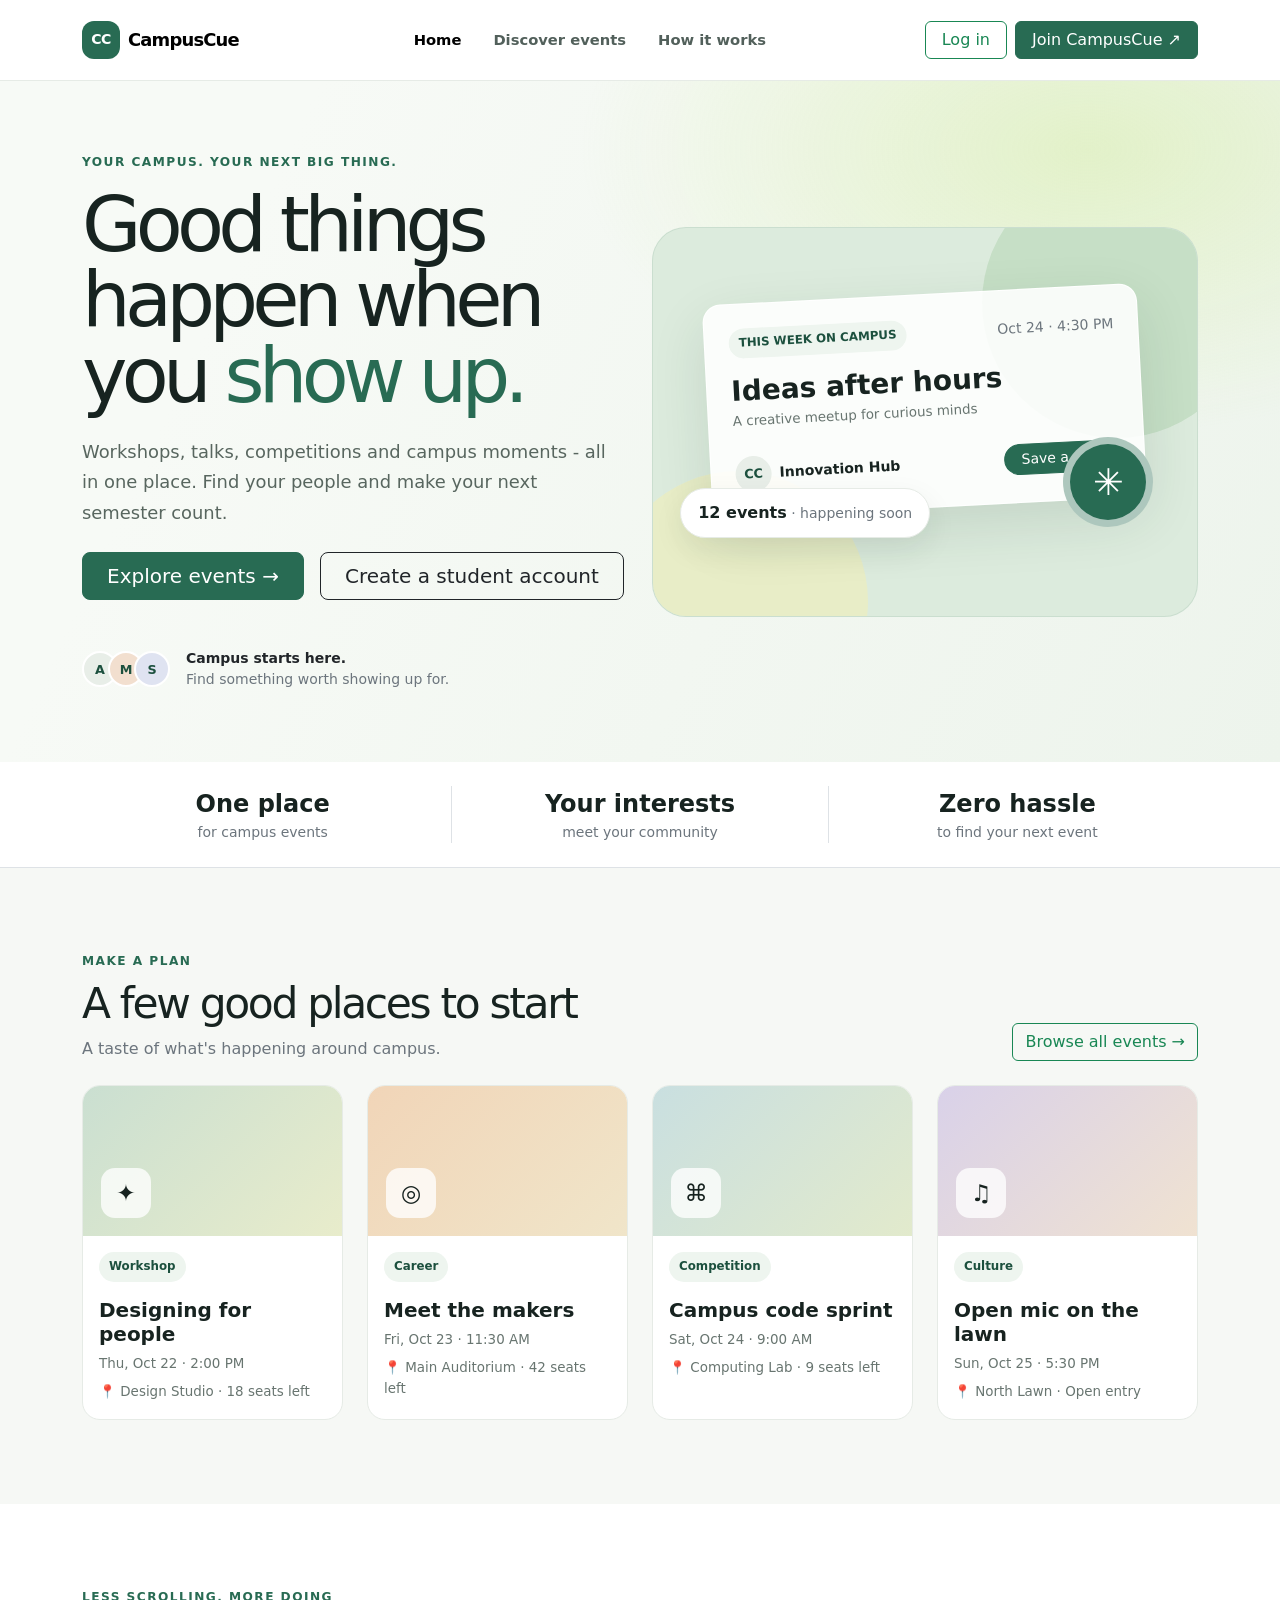
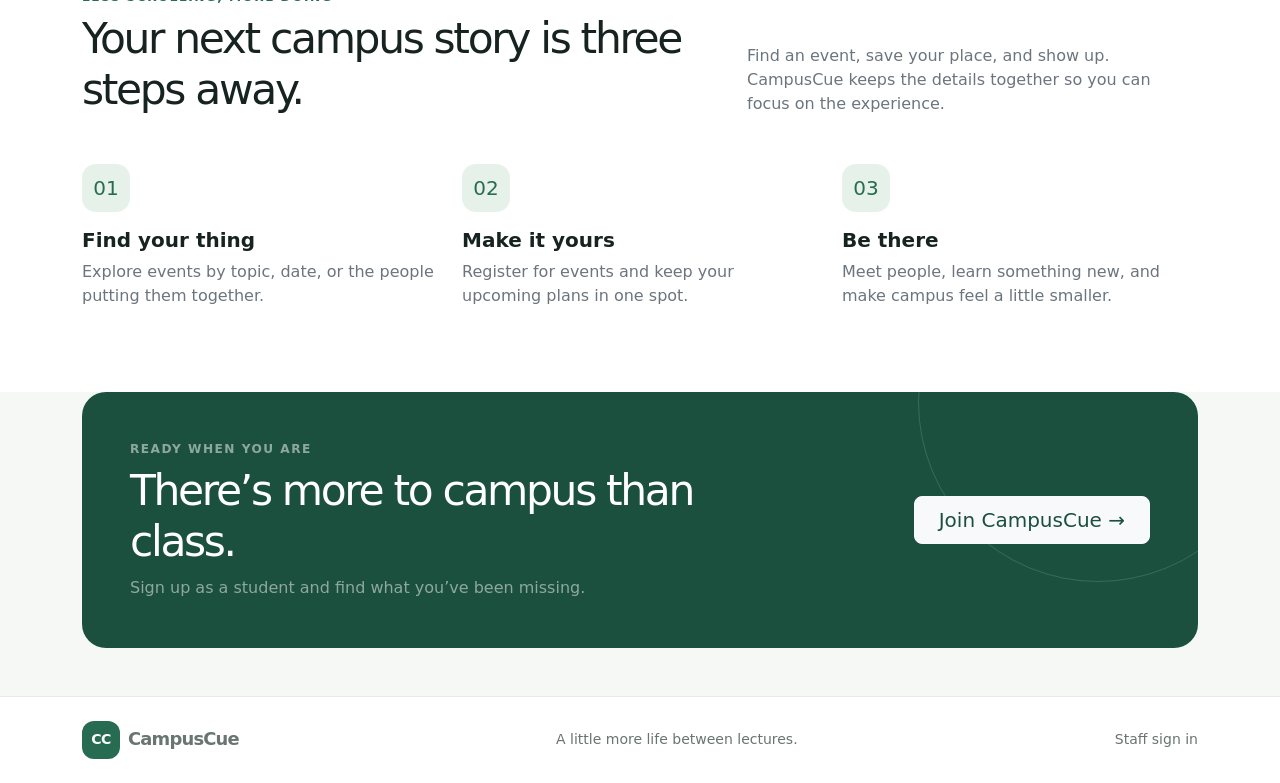
<file: wwwroot/static/index.html>
<!doctype html>
<html lang="en">
<head>
    <meta charset="utf-8" />
    <meta name="viewport" content="width=device-width, initial-scale=1" />
    <meta name="description" content="Find and join the moments that make campus life memorable." />
    <title>CampusCue | Campus life, in the know</title>
    <link href="../lib/bootstrap/dist/css/bootstrap.min.css" rel="stylesheet" />
    <link href="assets/campuscue.css" rel="stylesheet" />
</head>
<body>
    <nav class="navbar navbar-expand-lg site-nav sticky-top">
        <div class="container py-2">
            <a class="navbar-brand d-flex align-items-center gap-2" href="index.html"><span class="brand-mark">CC</span><span class="brand-name">CampusCue</span></a>
            <button class="navbar-toggler"
                    type="button"
                    data-bs-toggle="collapse"
                    data-bs-target="#publicNav"
                    aria-controls="publicNav"
                    aria-expanded="false"
                    aria-label="Toggle navigation">
                <span class="navbar-toggler-icon"></span>
            </button>
            <div class="collapse navbar-collapse" id="publicNav">
                <div class="navbar-nav mx-auto gap-lg-3">
                    <a class="nav-link active" href="index.html">Home</a><a class="nav-link" href="#events">Discover events</a><a class="nav-link" href="#how-it-works">How it works</a>
                </div>
                <div class="d-flex gap-2 mt-3 mt-lg-0">
                    <a class="btn btn-outline-success px-3" href="login.html">Log in</a><a class="btn btn-brand px-3" href="signup.html">Join CampusCue <span aria-hidden="true">↗</span></a>
                </div>
            </div>
        </div>
    </nav>
    <main>
        <section class="hero py-5 py-lg-0">
            <div class="container">
                <div class="row align-items-center g-4 py-lg-5" style="min-height: 610px">
                    <div class="col-lg-6 py-4">
                        <div class="eyebrow mb-3">Your campus. Your next big thing.</div>
                        <h1>Good things happen when you <span style="color: var(--green)">show up.</span></h1>
                        <p class="lead mt-4">
                            Workshops, talks, competitions and campus moments - all in one place. Find your people
                            and make your next semester count.
                        </p>
                        <div class="d-flex flex-wrap gap-3 mt-4">
                            <a class="btn btn-brand btn-lg px-4" href="#events">Explore events <span aria-hidden="true">→</span></a><a class="btn btn-outline-dark btn-lg px-4" href="signup.html">Create a student account</a>
                        </div>
                        <div class="d-flex align-items-center gap-3 mt-5">
                            <div class="d-flex">
                                <span class="avatar border border-2 border-white">A</span><span class="avatar border border-2 border-white"
                                                                                                style="margin-left: -10px; background: #f2dfcf">M</span><span class="avatar border border-2 border-white"
                                                                                                                                                              style="margin-left: -10px; background: #dfe3f1">S</span>
                            </div>
                            <div class="small text-secondary">
                                <strong class="text-dark">Campus starts here.</strong><br />Find something worth
                                showing up for.
                            </div>
                        </div>
                    </div>
                    <div class="col-lg-6">
                        <div class="hero-art">
                            <div class="art-note art-main p-4">
                                <div class="d-flex justify-content-between align-items-center">
                                    <span class="category-chip">THIS WEEK ON CAMPUS</span><span class="text-secondary small">Oct 24 · 4:30 PM</span>
                                </div>
                                <h3 class="mt-3 mb-1 fw-bold">Ideas after hours</h3>
                                <div class="event-meta">A creative meetup for curious minds</div>
                                <div class="d-flex justify-content-between align-items-center mt-4">
                                    <div class="d-flex align-items-center gap-2">
                                        <span class="avatar">CC</span><span class="small fw-semibold">Innovation Hub</span>
                                    </div>
                                    <span class="btn btn-sm btn-brand rounded-pill px-3">Save a seat</span>
                                </div>
                            </div>
                            <span class="event-orb" aria-hidden="true">✳</span>
                            <div class="stat-pill">
                                <span class="fw-bold">12 events</span><span class="text-secondary small"> · happening soon</span>
                            </div>
                        </div>
                    </div>
                </div>
            </div>
        </section>
        <section class="py-4 bg-white border-bottom">
            <div class="container">
                <div class="row g-3 text-center">
                    <div class="col-4">
                        <div class="fw-bold fs-4">One place</div>
                        <div class="small text-secondary">for campus events</div>
                    </div>
                    <div class="col-4 border-start border-end">
                        <div class="fw-bold fs-4">Your interests</div>
                        <div class="small text-secondary">meet your community</div>
                    </div>
                    <div class="col-4">
                        <div class="fw-bold fs-4">Zero hassle</div>
                        <div class="small text-secondary">to find your next event</div>
                    </div>
                </div>
            </div>
        </section>
        <section class="section-pad" id="events">
            <div class="container">
                <div class="d-flex flex-wrap justify-content-between align-items-end gap-3 mb-4">
                    <div>
                        <div class="eyebrow mb-2">Make a plan</div>
                        <h2 class="section-title mb-2">A few good places to start</h2>
                        <p class="text-secondary mb-0">A taste of what's happening around campus.</p>
                    </div>
                    <a href="login.html" class="btn btn-outline-success">Browse all events <span aria-hidden="true">→</span></a>
                </div>
                <div class="row g-4">
                    <div class="col-md-6 col-lg-3">
                        <article class="event-card">
                            <div class="event-cover"><span class="cover-icon">✦</span></div>
                            <div class="p-3">
                                <span class="category-chip">Workshop</span>
                                <h5 class="fw-bold mt-3 mb-2">Designing for people</h5>
                                <div class="event-meta mb-2">Thu, Oct 22 · 2:00 PM</div>
                                <div class="event-meta">📍 Design Studio · 18 seats left</div>
                            </div>
                        </article>
                    </div>
                    <div class="col-md-6 col-lg-3">
                        <article class="event-card">
                            <div class="event-cover orange"><span class="cover-icon">◎</span></div>
                            <div class="p-3">
                                <span class="category-chip">Career</span>
                                <h5 class="fw-bold mt-3 mb-2">Meet the makers</h5>
                                <div class="event-meta mb-2">Fri, Oct 23 · 11:30 AM</div>
                                <div class="event-meta">📍 Main Auditorium · 42 seats left</div>
                            </div>
                        </article>
                    </div>
                    <div class="col-md-6 col-lg-3">
                        <article class="event-card">
                            <div class="event-cover blue"><span class="cover-icon">⌘</span></div>
                            <div class="p-3">
                                <span class="category-chip">Competition</span>
                                <h5 class="fw-bold mt-3 mb-2">Campus code sprint</h5>
                                <div class="event-meta mb-2">Sat, Oct 24 · 9:00 AM</div>
                                <div class="event-meta">📍 Computing Lab · 9 seats left</div>
                            </div>
                        </article>
                    </div>
                    <div class="col-md-6 col-lg-3">
                        <article class="event-card">
                            <div class="event-cover purple"><span class="cover-icon">♫</span></div>
                            <div class="p-3">
                                <span class="category-chip">Culture</span>
                                <h5 class="fw-bold mt-3 mb-2">Open mic on the lawn</h5>
                                <div class="event-meta mb-2">Sun, Oct 25 · 5:30 PM</div>
                                <div class="event-meta">📍 North Lawn · Open entry</div>
                            </div>
                        </article>
                    </div>
                </div>
            </div>
        </section>
        <section class="section-pad bg-white" id="how-it-works">
            <div class="container">
                <div class="row align-items-end mb-5">
                    <div class="col-lg-7">
                        <div class="eyebrow mb-2">Less scrolling, more doing</div>
                        <h2 class="section-title mb-0">Your next campus story is three steps away.</h2>
                    </div>
                    <div class="col-lg-5 mt-3 mt-lg-0 text-secondary">
                        Find an event, save your place, and show up. CampusCue keeps the details together so you can
                        focus on the experience.
                    </div>
                </div>
                <div class="row g-4">
                    <div class="col-md-4">
                        <div class="feature-icon mb-3">01</div>
                        <h5 class="fw-bold">Find your thing</h5>
                        <p class="text-secondary mb-0">
                            Explore events by topic, date, or the people putting them together.
                        </p>
                    </div>
                    <div class="col-md-4">
                        <div class="feature-icon mb-3">02</div>
                        <h5 class="fw-bold">Make it yours</h5>
                        <p class="text-secondary mb-0">
                            Register for events and keep your upcoming plans in one spot.
                        </p>
                    </div>
                    <div class="col-md-4">
                        <div class="feature-icon mb-3">03</div>
                        <h5 class="fw-bold">Be there</h5>
                        <p class="text-secondary mb-0">
                            Meet people, learn something new, and make campus feel a little smaller.
                        </p>
                    </div>
                </div>
            </div>
        </section>
        <section class="pb-5">
            <div class="container">
                <div class="cta-band p-4 p-md-5">
                    <div class="row align-items-center position-relative" style="z-index: 1">
                        <div class="col-lg-8">
                            <div class="eyebrow text-white-50 mb-2">Ready when you are</div>
                            <h2 class="section-title text-white mb-2">There’s more to campus than class.</h2>
                            <p class="text-white-50 mb-lg-0">
                                Sign up as a student and find what you’ve been missing.
                            </p>
                        </div>
                        <div class="col-lg-4 text-lg-end mt-4 mt-lg-0">
                            <a href="signup.html" class="btn btn-light btn-lg px-4" style="color: var(--green-dark)">Join CampusCue <span aria-hidden="true">→</span></a>
                        </div>
                    </div>
                </div>
            </div>
        </section>
    </main>
    <footer class="footer py-4 bg-white">
        <div class="container d-flex flex-wrap justify-content-between gap-3">
            <a class="d-flex align-items-center gap-2 text-decoration-none" href="index.html"><span class="brand-mark">CC</span><span class="brand-name">CampusCue</span></a><span class="small align-self-center">A little more life between lectures.</span><a class="small align-self-center text-decoration-none" href="login.html">Staff sign in</a>
        </div>
    </footer>
    <script src="../lib/bootstrap/dist/js/bootstrap.bundle.min.js"></script>
</body>
</html>
</file>
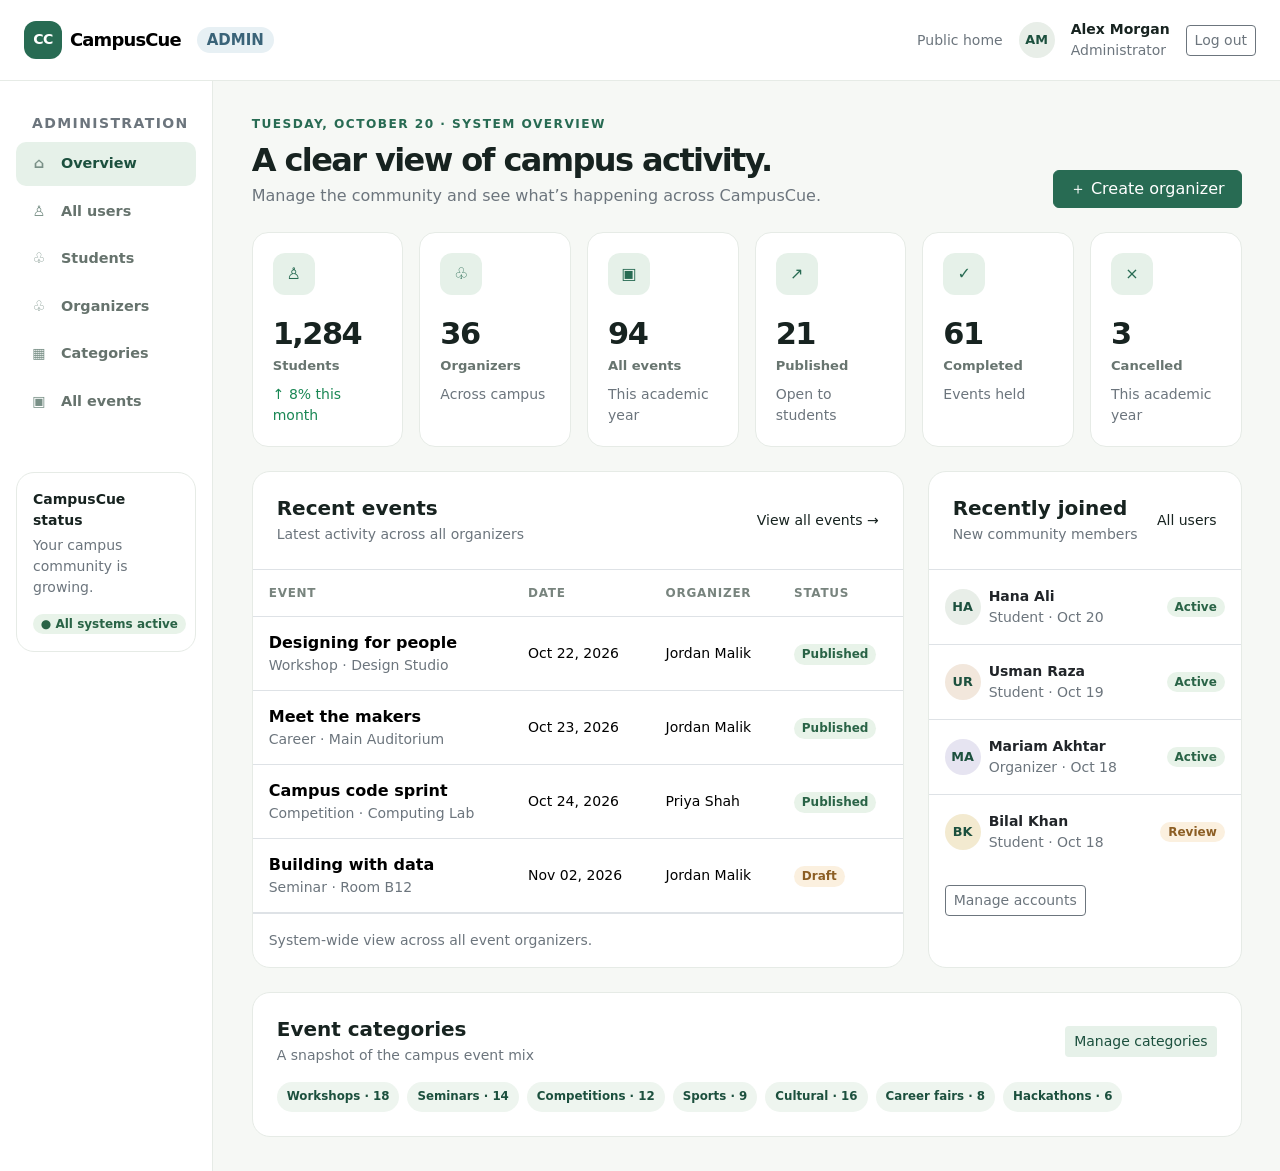
<file: wwwroot/static/admin.html>
<!doctype html>
<html lang="en">
<head>
    <meta charset="utf-8" />
    <meta name="viewport" content="width=device-width, initial-scale=1" />
    <title>Admin home | CampusCue</title>
    <link href="../lib/bootstrap/dist/css/bootstrap.min.css" rel="stylesheet" />
    <link href="assets/campuscue.css" rel="stylesheet" />
</head>
<body>
    <nav class="navbar site-nav sticky-top">
        <div class="container-fluid px-lg-4 py-2">
            <a class="navbar-brand d-flex align-items-center gap-2" href="index.html">
                <span class="brand-mark">CC</span><span class="brand-name">CampusCue</span><span class="badge rounded-pill badge-soft-blue ms-2 d-none d-sm-inline">ADMIN</span>
            </a>
            <div class="d-flex align-items-center gap-3">
                <a href="index.html" class="small text-decoration-none text-secondary d-none d-sm-inline">Public home</a><span class="avatar">AM</span>
                <div class="small d-none d-md-block">
                    <div class="fw-semibold">Alex Morgan</div>
                    <div class="text-secondary">Administrator</div>
                </div>
                <a href="login.html" class="btn btn-sm btn-outline-secondary">Log out</a>
            </div>
        </div>
    </nav>
    <div class="d-lg-none bg-white border-bottom px-3 py-2">
        <div class="d-flex gap-2 overflow-auto">
            <a class="btn btn-sm btn-soft text-nowrap" href="#overview">Overview</a><a class="btn btn-sm btn-outline-secondary text-nowrap" href="#users">Users</a><a class="btn btn-sm btn-outline-secondary text-nowrap" href="#categories">Categories</a><a class="btn btn-sm btn-outline-secondary text-nowrap" href="#events">All events</a>
        </div>
    </div>
    <div class="container-fluid app-shell">
        <div class="row">
            <aside class="col-lg-2 app-sidebar p-3 d-none d-lg-block">
                <div class="small text-secondary text-uppercase fw-bold px-3 mt-3 mb-2"
                     style="letter-spacing: 0.1em">
                    Administration
                </div>
                <nav class="d-grid gap-1">
                    <a class="side-link active" href="#overview"><span class="side-icon">⌂</span>Overview</a><a class="side-link" href="#users"><span class="side-icon">♙</span>All users</a><a class="side-link" href="#users"><span class="side-icon">♧</span>Students</a><a class="side-link" href="#users"><span class="side-icon">♧</span>Organizers</a><a class="side-link" href="#categories"><span class="side-icon">▦</span>Categories</a><a class="side-link" href="#events"><span class="side-icon">▣</span>All events</a>
                </nav>
                <div class="surface p-3 mt-5">
                    <div class="fw-bold small">CampusCue status</div>
                    <div class="small text-secondary mt-1">Your campus community is growing.</div>
                    <span class="badge rounded-pill badge-soft-green mt-3">● All systems active</span>
                </div>
            </aside>
            <main class="col-lg-10 dashboard-content" id="overview">
                <div class="d-flex flex-wrap justify-content-between align-items-end gap-3 mb-4">
                    <div>
                        <div class="eyebrow mb-2">Tuesday, October 20 · System overview</div>
                        <h1 class="h2 fw-bold mb-1" style="letter-spacing: -0.05em">
                            A clear view of campus activity.
                        </h1>
                        <p class="text-secondary mb-0">
                            Manage the community and see what’s happening across CampusCue.
                        </p>
                    </div>
                    <a href="#users" class="btn btn-brand px-3">＋ Create organizer</a>
                </div>
                <div class="row g-3 mb-4">
                    <div class="col-6 col-xl-2">
                        <div class="metric-card">
                            <span class="metric-icon">♙</span>
                            <div class="metric-value mt-3">1,284</div>
                            <div class="metric-label">Students</div>
                            <div class="small text-success mt-2">↑ 8% this month</div>
                        </div>
                    </div>
                    <div class="col-6 col-xl-2">
                        <div class="metric-card">
                            <span class="metric-icon">♧</span>
                            <div class="metric-value mt-3">36</div>
                            <div class="metric-label">Organizers</div>
                            <div class="small text-secondary mt-2">Across campus</div>
                        </div>
                    </div>
                    <div class="col-6 col-xl-2">
                        <div class="metric-card">
                            <span class="metric-icon">▣</span>
                            <div class="metric-value mt-3">94</div>
                            <div class="metric-label">All events</div>
                            <div class="small text-secondary mt-2">This academic year</div>
                        </div>
                    </div>
                    <div class="col-6 col-xl-2">
                        <div class="metric-card">
                            <span class="metric-icon">↗</span>
                            <div class="metric-value mt-3">21</div>
                            <div class="metric-label">Published</div>
                            <div class="small text-secondary mt-2">Open to students</div>
                        </div>
                    </div>
                    <div class="col-6 col-xl-2">
                        <div class="metric-card">
                            <span class="metric-icon">✓</span>
                            <div class="metric-value mt-3">61</div>
                            <div class="metric-label">Completed</div>
                            <div class="small text-secondary mt-2">Events held</div>
                        </div>
                    </div>
                    <div class="col-6 col-xl-2">
                        <div class="metric-card">
                            <span class="metric-icon">×</span>
                            <div class="metric-value mt-3">3</div>
                            <div class="metric-label">Cancelled</div>
                            <div class="small text-secondary mt-2">This academic year</div>
                        </div>
                    </div>
                </div>
                <div class="row g-4">
                    <section class="col-xl-8" id="events">
                        <div class="surface">
                            <div class="p-3 p-md-4 border-bottom d-flex flex-wrap justify-content-between align-items-center gap-2">
                                <div>
                                    <h2 class="h5 fw-bold mb-1">Recent events</h2>
                                    <div class="small text-secondary">Latest activity across all organizers</div>
                                </div>
                                <a href="#events" class="small text-decoration-none">View all events →</a>
                            </div>
                            <div class="table-responsive">
                                <table class="table align-middle mb-0">
                                    <thead>
                                        <tr>
                                            <th>Event</th>
                                            <th>Date</th>
                                            <th>Organizer</th>
                                            <th>Status</th>
                                        </tr>
                                    </thead>
                                    <tbody>
                                        <tr>
                                            <td>
                                                <div class="fw-semibold">Designing for people</div>
                                                <div class="small text-secondary">Workshop · Design Studio</div>
                                            </td>
                                            <td class="small">Oct 22, 2026</td>
                                            <td class="small">Jordan Malik</td>
                                            <td>
                                                <span class="badge rounded-pill badge-soft-green">Published</span>
                                            </td>
                                        </tr>
                                        <tr>
                                            <td>
                                                <div class="fw-semibold">Meet the makers</div>
                                                <div class="small text-secondary">Career · Main Auditorium</div>
                                            </td>
                                            <td class="small">Oct 23, 2026</td>
                                            <td class="small">Jordan Malik</td>
                                            <td>
                                                <span class="badge rounded-pill badge-soft-green">Published</span>
                                            </td>
                                        </tr>
                                        <tr>
                                            <td>
                                                <div class="fw-semibold">Campus code sprint</div>
                                                <div class="small text-secondary">Competition · Computing Lab</div>
                                            </td>
                                            <td class="small">Oct 24, 2026</td>
                                            <td class="small">Priya Shah</td>
                                            <td>
                                                <span class="badge rounded-pill badge-soft-green">Published</span>
                                            </td>
                                        </tr>
                                        <tr>
                                            <td>
                                                <div class="fw-semibold">Building with data</div>
                                                <div class="small text-secondary">Seminar · Room B12</div>
                                            </td>
                                            <td class="small">Nov 02, 2026</td>
                                            <td class="small">Jordan Malik</td>
                                            <td><span class="badge rounded-pill badge-soft-orange">Draft</span></td>
                                        </tr>
                                    </tbody>
                                </table>
                            </div>
                            <div class="p-3 border-top small text-secondary">
                                System-wide view across all event organizers.
                            </div>
                        </div>
                    </section>
                    <section class="col-xl-4" id="users">
                        <div class="surface h-100">
                            <div class="p-3 p-md-4 border-bottom d-flex justify-content-between align-items-center">
                                <div>
                                    <h2 class="h5 fw-bold mb-1">Recently joined</h2>
                                    <div class="small text-secondary">New community members</div>
                                </div>
                                <a href="#users" class="small text-decoration-none">All users</a>
                            </div>
                            <div class="list-group list-group-flush">
                                <div class="list-group-item px-3 py-3">
                                    <div class="d-flex align-items-center gap-2">
                                        <span class="avatar">HA</span>
                                        <div class="flex-grow-1">
                                            <div class="small fw-semibold">Hana Ali</div>
                                            <div class="small text-secondary">Student · Oct 20</div>
                                        </div>
                                        <span class="badge rounded-pill badge-soft-green">Active</span>
                                    </div>
                                </div>
                                <div class="list-group-item px-3 py-3">
                                    <div class="d-flex align-items-center gap-2">
                                        <span class="avatar" style="background: #f2e7dc">UR</span>
                                        <div class="flex-grow-1">
                                            <div class="small fw-semibold">Usman Raza</div>
                                            <div class="small text-secondary">Student · Oct 19</div>
                                        </div>
                                        <span class="badge rounded-pill badge-soft-green">Active</span>
                                    </div>
                                </div>
                                <div class="list-group-item px-3 py-3">
                                    <div class="d-flex align-items-center gap-2">
                                        <span class="avatar" style="background: #e6e4f1">MA</span>
                                        <div class="flex-grow-1">
                                            <div class="small fw-semibold">Mariam Akhtar</div>
                                            <div class="small text-secondary">Organizer · Oct 18</div>
                                        </div>
                                        <span class="badge rounded-pill badge-soft-green">Active</span>
                                    </div>
                                </div>
                                <div class="list-group-item px-3 py-3">
                                    <div class="d-flex align-items-center gap-2">
                                        <span class="avatar" style="background: #f3ead0">BK</span>
                                        <div class="flex-grow-1">
                                            <div class="small fw-semibold">Bilal Khan</div>
                                            <div class="small text-secondary">Student · Oct 18</div>
                                        </div>
                                        <span class="badge rounded-pill badge-soft-orange">Review</span>
                                    </div>
                                </div>
                            </div>
                            <div class="p-3">
                                <a href="#users" class="btn btn-sm btn-outline-secondary">Manage accounts</a>
                            </div>
                        </div>
                    </section>
                </div>
                <section class="surface p-3 p-md-4 mt-4" id="categories">
                    <div class="d-flex flex-wrap justify-content-between align-items-center gap-2">
                        <div>
                            <h2 class="h5 fw-bold mb-1">Event categories</h2>
                            <div class="small text-secondary">A snapshot of the campus event mix</div>
                        </div>
                        <a href="#categories" class="btn btn-sm btn-soft">Manage categories</a>
                    </div>
                    <div class="d-flex flex-wrap gap-2 mt-3">
                        <span class="category-chip">Workshops · 18</span><span class="category-chip">Seminars · 14</span><span class="category-chip">Competitions · 12</span><span class="category-chip">Sports · 9</span><span class="category-chip">Cultural · 16</span><span class="category-chip">Career fairs · 8</span><span class="category-chip">Hackathons · 6</span>
                    </div>
                </section>
            </main>
        </div>
    </div>
    <script src="assets/demo.js"></script>
</body>
</html>
</file>
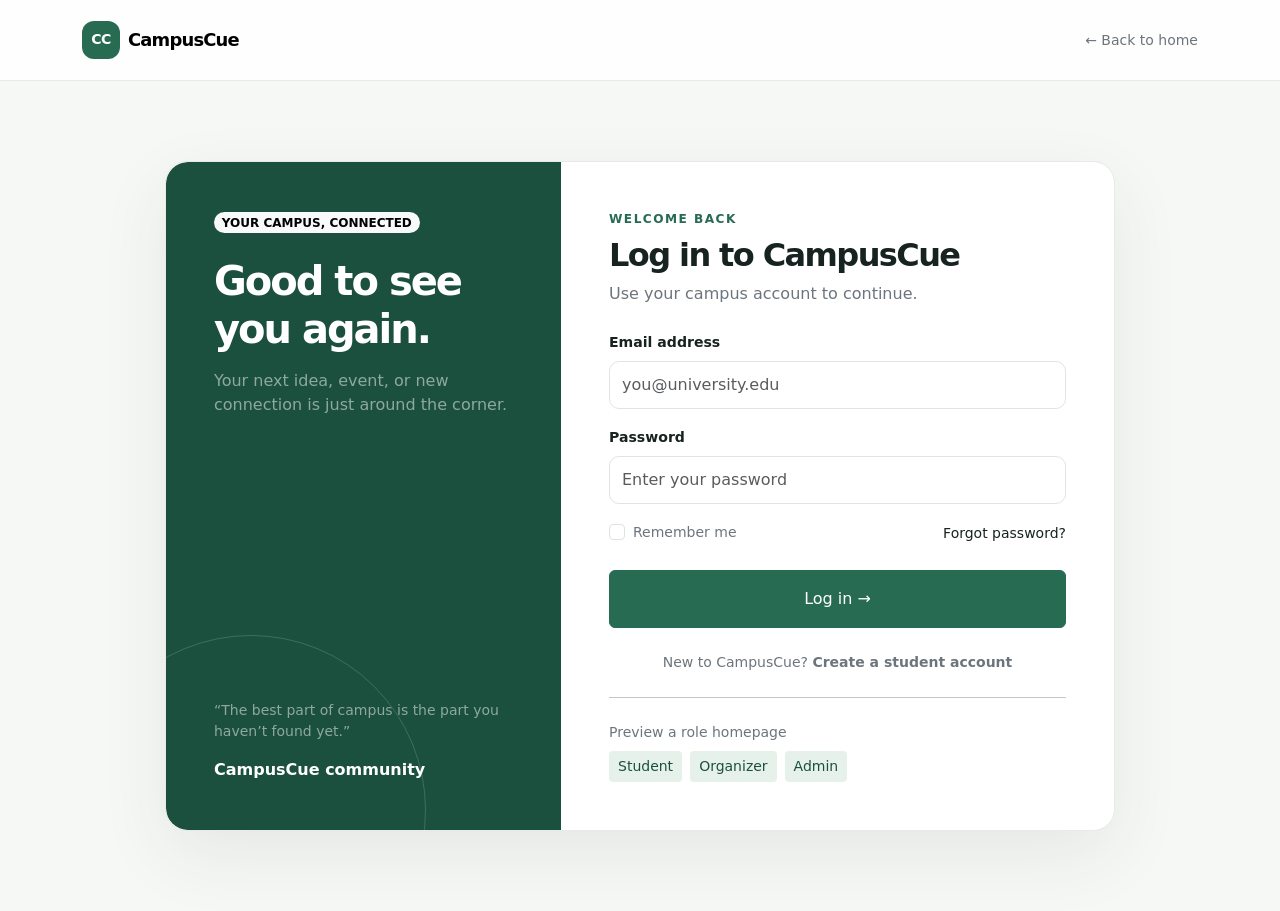
<file: wwwroot/static/login.html>
<!doctype html>
<html lang="en">
<head>
    <meta charset="utf-8" />
    <meta name="viewport" content="width=device-width, initial-scale=1" />
    <title>Log in | CampusCue</title>
    <link href="../lib/bootstrap/dist/css/bootstrap.min.css" rel="stylesheet" />
    <link href="assets/campuscue.css" rel="stylesheet" />
</head>
<body>
    <nav class="navbar site-nav">
        <div class="container py-2">
            <a class="navbar-brand d-flex align-items-center gap-2" href="index.html"><span class="brand-mark">CC</span><span class="brand-name">CampusCue</span></a><a class="small text-decoration-none text-secondary" href="index.html">← Back to home</a>
        </div>
    </nav>
    <main class="auth-shell d-flex align-items-center py-5">
        <div class="container">
            <div class="auth-panel overflow-hidden mx-auto" style="max-width: 950px">
                <div class="row g-0">
                    <aside class="col-lg-5 auth-aside p-4 p-md-5 d-flex flex-column justify-content-between">
                        <div class="position-relative" style="z-index: 1">
                            <span class="badge rounded-pill text-bg-light mb-4">YOUR CAMPUS, CONNECTED</span>
                            <h1 class="display-6 fw-bold" style="letter-spacing: -0.05em">
                                Good to see you again.
                            </h1>
                            <p class="text-white-50 mt-3">
                                Your next idea, event, or new connection is just around the corner.
                            </p>
                        </div>
                        <div class="position-relative mt-5" style="z-index: 1">
                            <div class="small text-white-50">
                                “The best part of campus is the part you haven’t found yet.”
                            </div>
                            <div class="mt-3 fw-semibold">CampusCue community</div>
                        </div>
                    </aside>
                    <section class="col-lg-7 p-4 p-md-5">
                        <div class="eyebrow mb-2">Welcome back</div>
                        <h2 class="h2 fw-bold mb-2" style="letter-spacing: -0.05em">Log in to CampusCue</h2>
                        <p class="text-secondary mb-4">Use your campus account to continue.</p>
                        <form data-demo-form>
                            <div class="mb-3">
                                <label for="email" class="form-label">Email address</label><input id="email"
                                                                                                  type="email"
                                                                                                  class="form-control"
                                                                                                  placeholder="you@university.edu"
                                                                                                  required
                                                                                                  autocomplete="email" />
                            </div>
                            <div class="mb-3">
                                <label for="password" class="form-label">Password</label><input id="password"
                                                                                                type="password"
                                                                                                class="form-control"
                                                                                                placeholder="Enter your password"
                                                                                                required
                                                                                                autocomplete="current-password" />
                            </div>
                            <div class="d-flex justify-content-between align-items-center mb-4">
                                <div class="form-check">
                                    <input id="remember" type="checkbox" class="form-check-input" /><label for="remember"
                                                                                                           class="form-check-label small text-secondary">Remember me</label>
                                </div>
                                <a href="#" class="small text-decoration-none" onclick="return false">Forgot password?</a>
                            </div>
                            <button class="btn btn-brand w-100 py-3" type="submit">
                                Log in <span aria-hidden="true">→</span>
                            </button>
                            <div class="alert alert-info mt-3 mb-0 d-none" data-demo-message role="status">
                                This static prototype does not authenticate. Dashboard previews are available below.
                            </div>
                        </form>
                        <div class="text-center text-secondary small mt-4">
                            New to CampusCue?
                            <a class="fw-semibold text-decoration-none" href="signup.html">Create a student account</a>
                        </div>
                        <hr class="my-4" />
                        <div class="small text-secondary mb-2">Preview a role homepage</div>
                        <div class="d-flex flex-wrap gap-2">
                            <a class="btn btn-sm btn-soft" href="student.html">Student</a><a class="btn btn-sm btn-soft" href="organizer.html">Organizer</a><a class="btn btn-sm btn-soft" href="admin.html">Admin</a>
                        </div>
                    </section>
                </div>
            </div>
        </div>
    </main>
    <script src="assets/demo.js"></script>
</body>
</html>
</file>
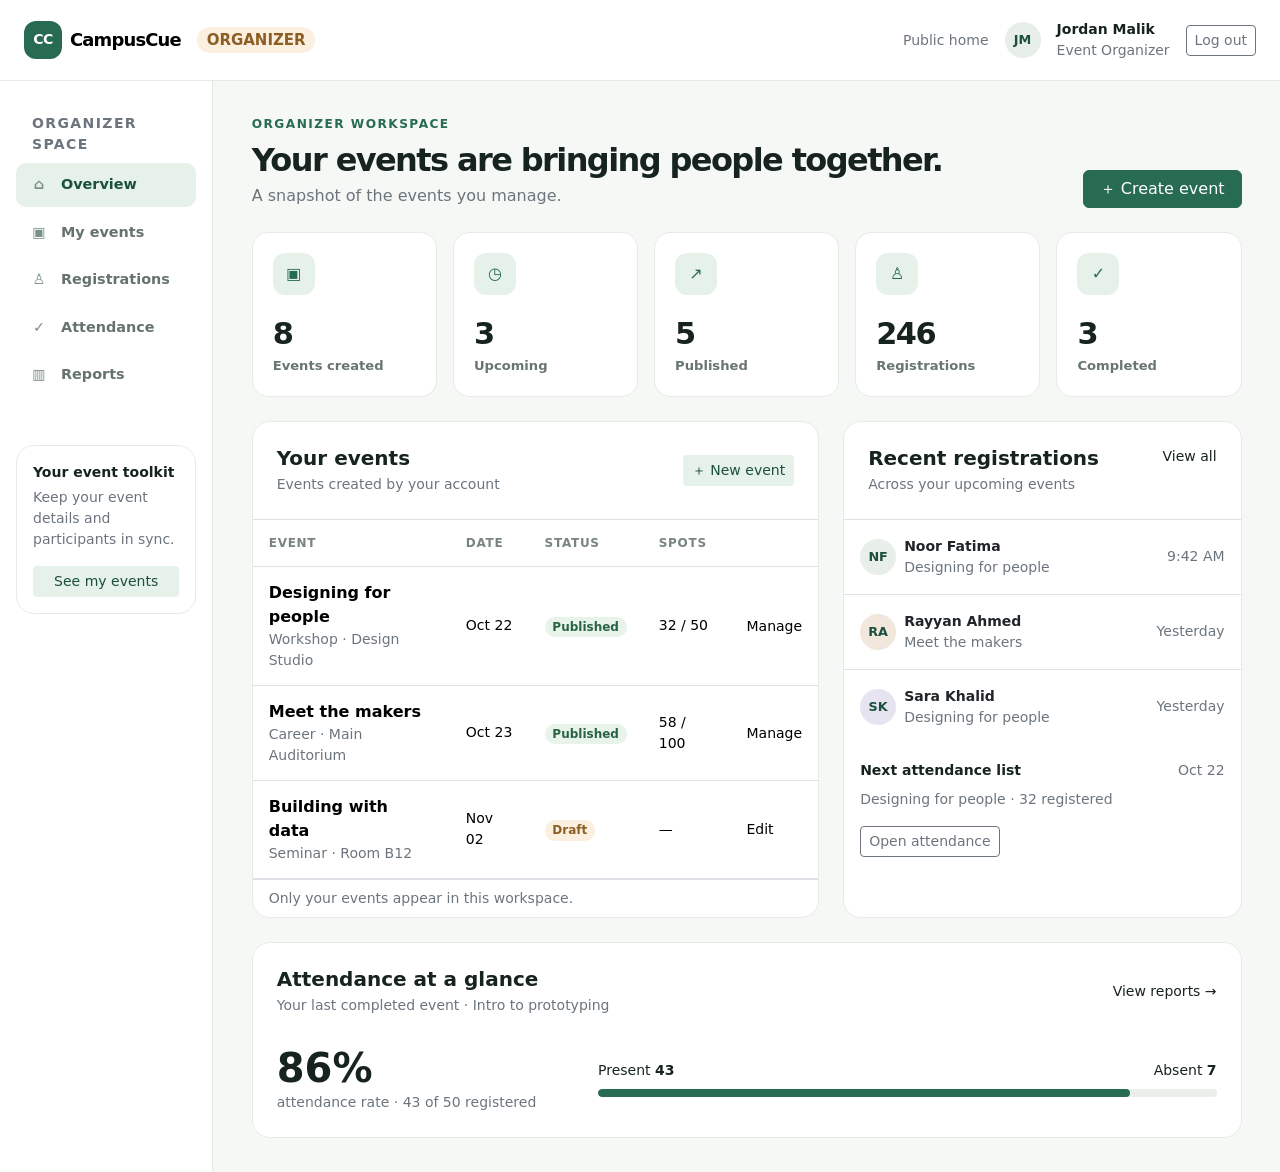
<file: wwwroot/static/organizer.html>
<!doctype html>
<html lang="en">
<head>
    <meta charset="utf-8" />
    <meta name="viewport" content="width=device-width, initial-scale=1" />
    <title>Organizer home | CampusCue</title>
    <link href="../lib/bootstrap/dist/css/bootstrap.min.css" rel="stylesheet" />
    <link href="assets/campuscue.css" rel="stylesheet" />
</head>
<body>
    <nav class="navbar site-nav sticky-top">
        <div class="container-fluid px-lg-4 py-2">
            <a class="navbar-brand d-flex align-items-center gap-2" href="index.html">
                <span class="brand-mark">CC</span><span class="brand-name">CampusCue</span><span class="badge rounded-pill badge-soft-orange ms-2 d-none d-sm-inline">ORGANIZER</span>
            </a>
            <div class="d-flex align-items-center gap-3">
                <a href="index.html" class="small text-decoration-none text-secondary d-none d-sm-inline">Public home</a><span class="avatar">JM</span>
                <div class="small d-none d-md-block">
                    <div class="fw-semibold">Jordan Malik</div>
                    <div class="text-secondary">Event Organizer</div>
                </div>
                <a href="login.html" class="btn btn-sm btn-outline-secondary">Log out</a>
            </div>
        </div>
    </nav>
    <div class="d-lg-none bg-white border-bottom px-3 py-2">
        <div class="d-flex gap-2 overflow-auto">
            <a class="btn btn-sm btn-soft text-nowrap" href="#overview">Overview</a><a class="btn btn-sm btn-outline-secondary text-nowrap" href="#events">My events</a><a class="btn btn-sm btn-outline-secondary text-nowrap" href="#registrations">Registrations</a><a class="btn btn-sm btn-outline-secondary text-nowrap" href="#attendance">Attendance</a><a class="btn btn-sm btn-outline-secondary text-nowrap" href="#reports">Reports</a>
        </div>
    </div>
    <div class="container-fluid app-shell">
        <div class="row">
            <aside class="col-lg-2 app-sidebar p-3 d-none d-lg-block">
                <div class="small text-secondary text-uppercase fw-bold px-3 mt-3 mb-2"
                     style="letter-spacing: 0.1em">
                    Organizer space
                </div>
                <nav class="d-grid gap-1">
                    <a class="side-link active" href="#overview"><span class="side-icon">⌂</span>Overview</a><a class="side-link" href="#events"><span class="side-icon">▣</span>My events</a><a class="side-link" href="#registrations"><span class="side-icon">♙</span>Registrations</a><a class="side-link" href="#attendance"><span class="side-icon">✓</span>Attendance</a><a class="side-link" href="#reports"><span class="side-icon">▥</span>Reports</a>
                </nav>
                <div class="surface p-3 mt-5">
                    <div class="fw-bold small">Your event toolkit</div>
                    <div class="small text-secondary mt-1">Keep your event details and participants in sync.</div>
                    <a href="#events" class="btn btn-sm btn-soft w-100 mt-3">See my events</a>
                </div>
            </aside>
            <main class="col-lg-10 dashboard-content" id="overview">
                <div class="d-flex flex-wrap justify-content-between align-items-end gap-3 mb-4">
                    <div>
                        <div class="eyebrow mb-2">Organizer workspace</div>
                        <h1 class="h2 fw-bold mb-1" style="letter-spacing: -0.05em">
                            Your events are bringing people together.
                        </h1>
                        <p class="text-secondary mb-0">A snapshot of the events you manage.</p>
                    </div>
                    <a href="#events" class="btn btn-brand px-3">＋ Create event</a>
                </div>
                <div class="row g-3 mb-4">
                    <div class="col-6 col-xl">
                        <div class="metric-card">
                            <span class="metric-icon">▣</span>
                            <div class="metric-value mt-3">8</div>
                            <div class="metric-label">Events created</div>
                        </div>
                    </div>
                    <div class="col-6 col-xl">
                        <div class="metric-card">
                            <span class="metric-icon">◷</span>
                            <div class="metric-value mt-3">3</div>
                            <div class="metric-label">Upcoming</div>
                        </div>
                    </div>
                    <div class="col-6 col-xl">
                        <div class="metric-card">
                            <span class="metric-icon">↗</span>
                            <div class="metric-value mt-3">5</div>
                            <div class="metric-label">Published</div>
                        </div>
                    </div>
                    <div class="col-6 col-xl">
                        <div class="metric-card">
                            <span class="metric-icon">♙</span>
                            <div class="metric-value mt-3">246</div>
                            <div class="metric-label">Registrations</div>
                        </div>
                    </div>
                    <div class="col-6 col-xl">
                        <div class="metric-card">
                            <span class="metric-icon">✓</span>
                            <div class="metric-value mt-3">3</div>
                            <div class="metric-label">Completed</div>
                        </div>
                    </div>
                </div>
                <div class="row g-4">
                    <section class="col-xl-7" id="events">
                        <div class="surface">
                            <div class="p-3 p-md-4 border-bottom d-flex justify-content-between align-items-center">
                                <div>
                                    <h2 class="h5 fw-bold mb-1">Your events</h2>
                                    <div class="small text-secondary">Events created by your account</div>
                                </div>
                                <a href="#events" class="btn btn-sm btn-soft">＋ New event</a>
                            </div>
                            <div class="table-responsive">
                                <table class="table align-middle mb-0">
                                    <thead>
                                        <tr>
                                            <th>Event</th>
                                            <th>Date</th>
                                            <th>Status</th>
                                            <th>Spots</th>
                                            <th></th>
                                        </tr>
                                    </thead>
                                    <tbody>
                                        <tr>
                                            <td>
                                                <div class="fw-semibold">Designing for people</div>
                                                <div class="small text-secondary">Workshop · Design Studio</div>
                                            </td>
                                            <td class="small">Oct 22</td>
                                            <td>
                                                <span class="badge rounded-pill badge-soft-green">Published</span>
                                            </td>
                                            <td class="small">32 / 50</td>
                                            <td>
                                                <a href="#registrations" class="small text-decoration-none">Manage</a>
                                            </td>
                                        </tr>
                                        <tr>
                                            <td>
                                                <div class="fw-semibold">Meet the makers</div>
                                                <div class="small text-secondary">Career · Main Auditorium</div>
                                            </td>
                                            <td class="small">Oct 23</td>
                                            <td>
                                                <span class="badge rounded-pill badge-soft-green">Published</span>
                                            </td>
                                            <td class="small">58 / 100</td>
                                            <td>
                                                <a href="#registrations" class="small text-decoration-none">Manage</a>
                                            </td>
                                        </tr>
                                        <tr>
                                            <td>
                                                <div class="fw-semibold">Building with data</div>
                                                <div class="small text-secondary">Seminar · Room B12</div>
                                            </td>
                                            <td class="small">Nov 02</td>
                                            <td><span class="badge rounded-pill badge-soft-orange">Draft</span></td>
                                            <td class="small">—</td>
                                            <td><a href="#events" class="small text-decoration-none">Edit</a></td>
                                        </tr>
                                    </tbody>
                                </table>
                            </div>
                            <div class="px-3 py-2 border-top small text-secondary">
                                Only your events appear in this workspace.
                            </div>
                        </div>
                    </section>
                    <section class="col-xl-5" id="registrations">
                        <div class="surface h-100">
                            <div class="p-3 p-md-4 border-bottom d-flex justify-content-between">
                                <div>
                                    <h2 class="h5 fw-bold mb-1">Recent registrations</h2>
                                    <div class="small text-secondary">Across your upcoming events</div>
                                </div>
                                <a href="#registrations" class="small text-decoration-none">View all</a>
                            </div>
                            <div class="list-group list-group-flush">
                                <div class="list-group-item px-3 py-3">
                                    <div class="d-flex align-items-center gap-2">
                                        <span class="avatar">NF</span>
                                        <div class="flex-grow-1">
                                            <div class="small fw-semibold">Noor Fatima</div>
                                            <div class="small text-secondary">Designing for people</div>
                                        </div>
                                        <span class="small text-secondary">9:42 AM</span>
                                    </div>
                                </div>
                                <div class="list-group-item px-3 py-3">
                                    <div class="d-flex align-items-center gap-2">
                                        <span class="avatar" style="background: #f2e7dc">RA</span>
                                        <div class="flex-grow-1">
                                            <div class="small fw-semibold">Rayyan Ahmed</div>
                                            <div class="small text-secondary">Meet the makers</div>
                                        </div>
                                        <span class="small text-secondary">Yesterday</span>
                                    </div>
                                </div>
                                <div class="list-group-item px-3 py-3">
                                    <div class="d-flex align-items-center gap-2">
                                        <span class="avatar" style="background: #e6e4f1">SK</span>
                                        <div class="flex-grow-1">
                                            <div class="small fw-semibold">Sara Khalid</div>
                                            <div class="small text-secondary">Designing for people</div>
                                        </div>
                                        <span class="small text-secondary">Yesterday</span>
                                    </div>
                                </div>
                            </div>
                            <div class="p-3" id="attendance">
                                <div class="d-flex justify-content-between small mb-2">
                                    <span class="fw-semibold">Next attendance list</span><span class="text-secondary">Oct 22</span>
                                </div>
                                <div class="text-secondary small">Designing for people · 32 registered</div>
                                <a class="btn btn-sm btn-outline-secondary mt-3" href="#reports">Open attendance</a>
                            </div>
                        </div>
                    </section>
                </div>
                <section class="surface p-3 p-md-4 mt-4" id="reports">
                    <div class="d-flex flex-wrap justify-content-between gap-2">
                        <div>
                            <h2 class="h5 fw-bold mb-1">Attendance at a glance</h2>
                            <div class="small text-secondary">Your last completed event · Intro to prototyping</div>
                        </div>
                        <a href="#reports" class="small text-decoration-none align-self-center">View reports →</a>
                    </div>
                    <div class="row g-4 align-items-center mt-1">
                        <div class="col-md-4">
                            <div class="display-6 fw-bold">86%</div>
                            <div class="small text-secondary">attendance rate · 43 of 50 registered</div>
                        </div>
                        <div class="col-md-8">
                            <div class="d-flex justify-content-between small mb-2">
                                <span>Present <strong>43</strong></span><span>Absent <strong>7</strong></span>
                            </div>
                            <div class="mini-bar"><span style="width: 86%"></span></div>
                        </div>
                    </div>
                </section>
            </main>
        </div>
    </div>
    <script src="assets/demo.js"></script>
</body>
</html>
</file>
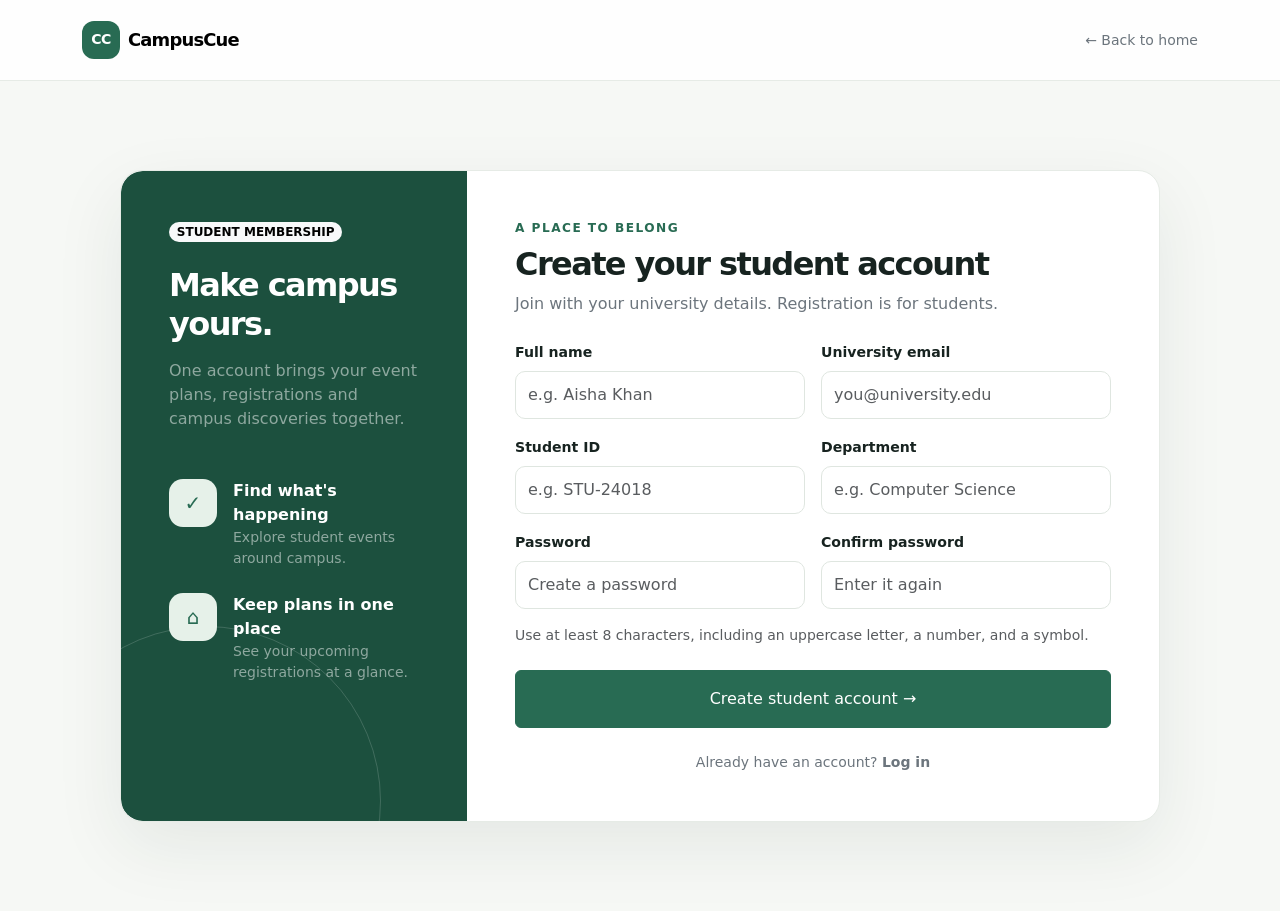
<file: wwwroot/static/signup.html>
<!doctype html>
<html lang="en">
<head>
    <meta charset="utf-8" />
    <meta name="viewport" content="width=device-width, initial-scale=1" />
    <title>Student signup | CampusCue</title>
    <link href="../lib/bootstrap/dist/css/bootstrap.min.css" rel="stylesheet" />
    <link href="assets/campuscue.css" rel="stylesheet" />
</head>
<body>
    <nav class="navbar site-nav">
        <div class="container py-2">
            <a class="navbar-brand d-flex align-items-center gap-2" href="index.html"><span class="brand-mark">CC</span><span class="brand-name">CampusCue</span></a><a class="small text-decoration-none text-secondary" href="index.html">← Back to home</a>
        </div>
    </nav>
    <main class="auth-shell d-flex align-items-center py-5">
        <div class="container">
            <div class="auth-panel overflow-hidden mx-auto" style="max-width: 1040px">
                <div class="row g-0">
                    <aside class="col-lg-4 auth-aside p-4 p-md-5">
                        <div class="position-relative" style="z-index: 1">
                            <span class="badge rounded-pill text-bg-light mb-4">STUDENT MEMBERSHIP</span>
                            <h1 class="h2 fw-bold" style="letter-spacing: -0.05em">Make campus yours.</h1>
                            <p class="text-white-50 mt-3">
                                One account brings your event plans, registrations and campus discoveries together.
                            </p>
                            <div class="mt-5">
                                <div class="d-flex gap-3 mb-4">
                                    <span class="feature-icon flex-shrink-0">✓</span>
                                    <div>
                                        <div class="fw-semibold">Find what's happening</div>
                                        <div class="small text-white-50">Explore student events around campus.</div>
                                    </div>
                                </div>
                                <div class="d-flex gap-3">
                                    <span class="feature-icon flex-shrink-0">⌂</span>
                                    <div>
                                        <div class="fw-semibold">Keep plans in one place</div>
                                        <div class="small text-white-50">
                                            See your upcoming registrations at a glance.
                                        </div>
                                    </div>
                                </div>
                            </div>
                        </div>
                    </aside>
                    <section class="col-lg-8 p-4 p-md-5">
                        <div class="eyebrow mb-2">A place to belong</div>
                        <h2 class="h2 fw-bold mb-2" style="letter-spacing: -0.05em">Create your student account</h2>
                        <p class="text-secondary mb-4">
                            Join with your university details. Registration is for students.
                        </p>
                        <form data-demo-form>
                            <div class="row g-3">
                                <div class="col-md-6">
                                    <label for="name" class="form-label">Full name</label><input id="name"
                                                                                                 class="form-control"
                                                                                                 placeholder="e.g. Aisha Khan"
                                                                                                 required
                                                                                                 autocomplete="name" />
                                </div>
                                <div class="col-md-6">
                                    <label for="email" class="form-label">University email</label><input id="email"
                                                                                                         type="email"
                                                                                                         class="form-control"
                                                                                                         placeholder="you@university.edu"
                                                                                                         required
                                                                                                         autocomplete="email" />
                                </div>
                                <div class="col-md-6">
                                    <label for="student-id" class="form-label">Student ID</label><input id="student-id"
                                                                                                        class="form-control"
                                                                                                        placeholder="e.g. STU-24018"
                                                                                                        required />
                                </div>
                                <div class="col-md-6">
                                    <label for="department" class="form-label">Department</label><input id="department"
                                                                                                        class="form-control"
                                                                                                        placeholder="e.g. Computer Science"
                                                                                                        required />
                                </div>
                                <div class="col-md-6">
                                    <label for="password" class="form-label">Password</label><input id="password"
                                                                                                    type="password"
                                                                                                    class="form-control"
                                                                                                    placeholder="Create a password"
                                                                                                    required
                                                                                                    minlength="8"
                                                                                                    autocomplete="new-password" />
                                </div>
                                <div class="col-md-6">
                                    <label for="confirm-password" class="form-label">Confirm password</label><input id="confirm-password"
                                                                                                                    type="password"
                                                                                                                    class="form-control"
                                                                                                                    placeholder="Enter it again"
                                                                                                                    required
                                                                                                                    minlength="8"
                                                                                                                    autocomplete="new-password" />
                                </div>
                            </div>
                            <div class="form-text mt-3">
                                Use at least 8 characters, including an uppercase letter, a number, and a symbol.
                            </div>
                            <button class="btn btn-brand w-100 py-3 mt-4" type="submit">
                                Create student account <span aria-hidden="true">→</span>
                            </button>
                            <div class="alert alert-info mt-3 mb-0 d-none" data-demo-message role="status">
                                This is a static prototype. No account has been created.
                            </div>
                        </form>
                        <div class="text-center text-secondary small mt-4">
                            Already have an account?
                            <a class="fw-semibold text-decoration-none" href="login.html">Log in</a>
                        </div>
                    </section>
                </div>
            </div>
        </div>
    </main>
    <script src="assets/demo.js"></script>
</body>
</html>
</file>
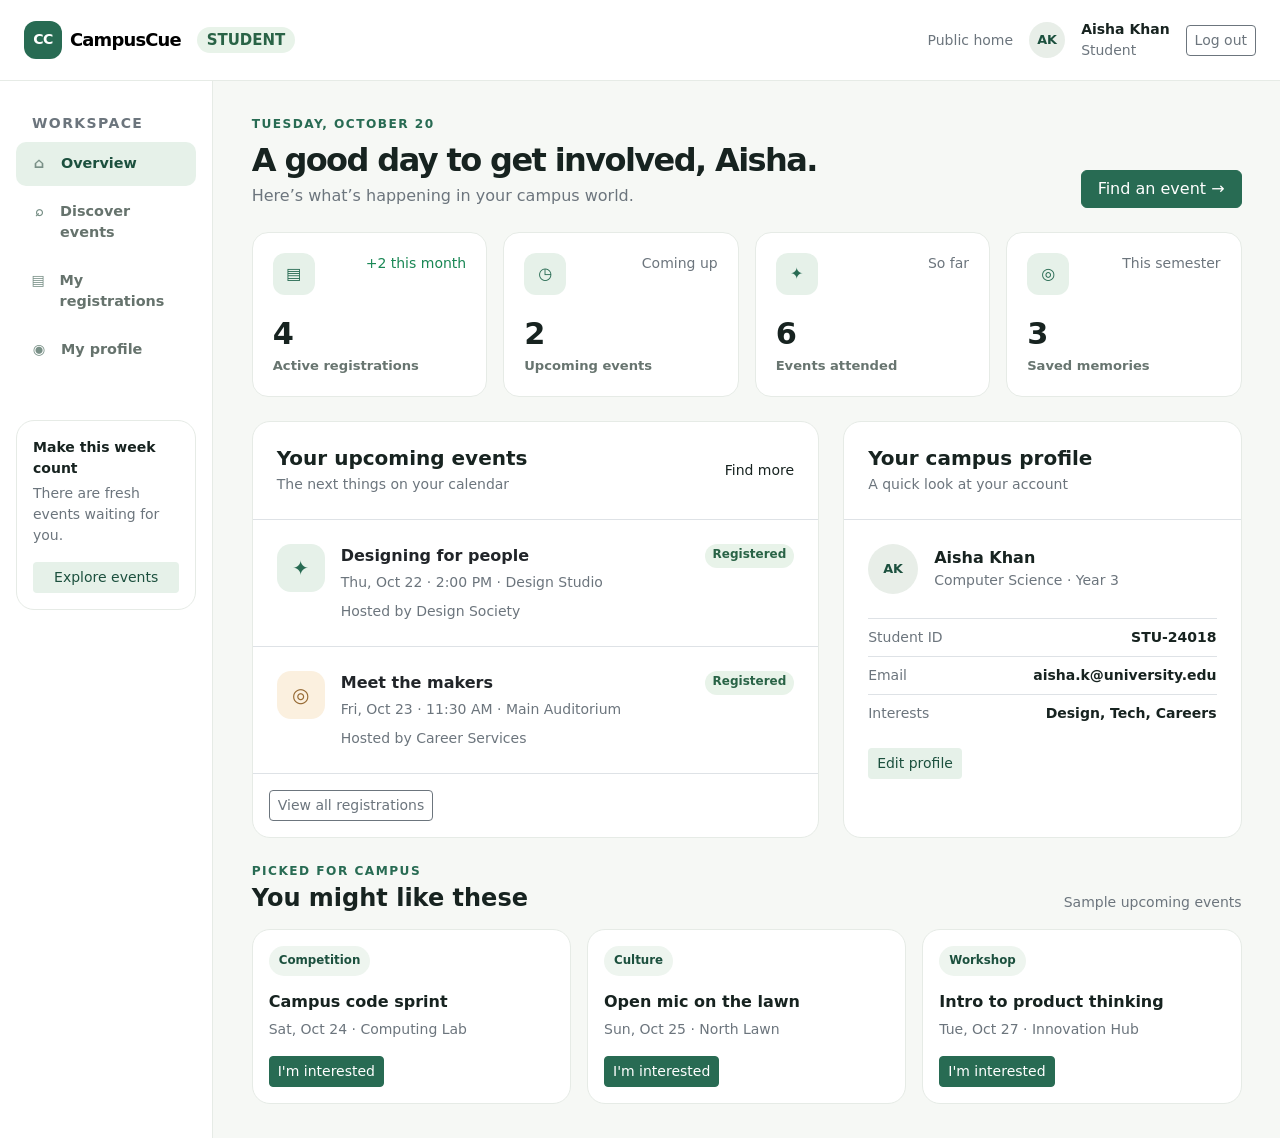
<file: wwwroot/static/student.html>
<!doctype html>
<html lang="en">
<head>
    <meta charset="utf-8" />
    <meta name="viewport" content="width=device-width, initial-scale=1" />
    <title>Student home | CampusCue</title>
    <link href="../lib/bootstrap/dist/css/bootstrap.min.css" rel="stylesheet" />
    <link href="assets/campuscue.css" rel="stylesheet" />
</head>
<body>
    <nav class="navbar site-nav sticky-top">
        <div class="container-fluid px-lg-4 py-2">
            <a class="navbar-brand d-flex align-items-center gap-2" href="index.html">
                <span class="brand-mark">CC</span><span class="brand-name">CampusCue</span><span class="badge rounded-pill badge-soft-green ms-2 d-none d-sm-inline">STUDENT</span>
            </a>
            <div class="d-flex align-items-center gap-3">
                <a href="index.html" class="small text-decoration-none text-secondary d-none d-sm-inline">Public home</a><span class="avatar">AK</span>
                <div class="small d-none d-md-block">
                    <div class="fw-semibold">Aisha Khan</div>
                    <div class="text-secondary">Student</div>
                </div>
                <a href="login.html" class="btn btn-sm btn-outline-secondary">Log out</a>
            </div>
        </div>
    </nav>
    <div class="d-lg-none bg-white border-bottom px-3 py-2">
        <div class="d-flex gap-2 overflow-auto">
            <a class="btn btn-sm btn-soft text-nowrap" href="#overview">Overview</a><a class="btn btn-sm btn-outline-secondary text-nowrap" href="#discover">Discover events</a><a class="btn btn-sm btn-outline-secondary text-nowrap" href="#registrations">Registrations</a><a class="btn btn-sm btn-outline-secondary text-nowrap" href="#profile">Profile</a>
        </div>
    </div>
    <div class="container-fluid app-shell">
        <div class="row">
            <aside class="col-lg-2 app-sidebar p-3 d-none d-lg-block">
                <div class="small text-secondary text-uppercase fw-bold px-3 mt-3 mb-2"
                     style="letter-spacing: 0.1em">
                    Workspace
                </div>
                <nav class="d-grid gap-1">
                    <a class="side-link active" href="#overview"><span class="side-icon">⌂</span>Overview</a><a class="side-link" href="#discover"><span class="side-icon">⌕</span>Discover events</a><a class="side-link" href="#registrations"><span class="side-icon">▤</span>My registrations</a><a class="side-link" href="#profile"><span class="side-icon">◉</span>My profile</a>
                </nav>
                <div class="surface p-3 mt-5">
                    <div class="fw-bold small">Make this week count</div>
                    <div class="small text-secondary mt-1">There are fresh events waiting for you.</div>
                    <a href="#discover" class="btn btn-sm btn-soft w-100 mt-3">Explore events</a>
                </div>
            </aside>
            <main class="col-lg-10 dashboard-content" id="overview">
                <div class="d-flex flex-wrap justify-content-between align-items-end gap-3 mb-4">
                    <div>
                        <div class="eyebrow mb-2">Tuesday, October 20</div>
                        <h1 class="h2 fw-bold mb-1" style="letter-spacing: -0.05em">
                            A good day to get involved, Aisha.
                        </h1>
                        <p class="text-secondary mb-0">Here’s what’s happening in your campus world.</p>
                    </div>
                    <a href="#discover" class="btn btn-brand px-3">Find an event <span aria-hidden="true">→</span></a>
                </div>
                <div class="row g-3 mb-4">
                    <div class="col-6 col-xl-3">
                        <div class="metric-card">
                            <div class="d-flex justify-content-between">
                                <span class="metric-icon">▤</span><span class="small text-success">+2 this month</span>
                            </div>
                            <div class="metric-value mt-3">4</div>
                            <div class="metric-label">Active registrations</div>
                        </div>
                    </div>
                    <div class="col-6 col-xl-3">
                        <div class="metric-card">
                            <div class="d-flex justify-content-between">
                                <span class="metric-icon">◷</span><span class="small text-secondary">Coming up</span>
                            </div>
                            <div class="metric-value mt-3">2</div>
                            <div class="metric-label">Upcoming events</div>
                        </div>
                    </div>
                    <div class="col-6 col-xl-3">
                        <div class="metric-card">
                            <div class="d-flex justify-content-between">
                                <span class="metric-icon">✦</span><span class="small text-secondary">So far</span>
                            </div>
                            <div class="metric-value mt-3">6</div>
                            <div class="metric-label">Events attended</div>
                        </div>
                    </div>
                    <div class="col-6 col-xl-3">
                        <div class="metric-card">
                            <div class="d-flex justify-content-between">
                                <span class="metric-icon">◎</span><span class="small text-secondary">This semester</span>
                            </div>
                            <div class="metric-value mt-3">3</div>
                            <div class="metric-label">Saved memories</div>
                        </div>
                    </div>
                </div>
                <div class="row g-4">
                    <section class="col-xl-7" id="registrations">
                        <div class="surface h-100">
                            <div class="p-3 p-md-4 border-bottom d-flex justify-content-between align-items-center">
                                <div>
                                    <h2 class="h5 fw-bold mb-1">Your upcoming events</h2>
                                    <div class="small text-secondary">The next things on your calendar</div>
                                </div>
                                <a href="#discover" class="small text-decoration-none">Find more</a>
                            </div>
                            <div class="list-group list-group-flush">
                                <div class="list-group-item p-3 p-md-4">
                                    <div class="d-flex gap-3">
                                        <span class="feature-icon flex-shrink-0">✦</span>
                                        <div class="flex-grow-1">
                                            <div class="d-flex flex-wrap justify-content-between gap-2">
                                                <strong>Designing for people</strong><span class="badge rounded-pill badge-soft-green">Registered</span>
                                            </div>
                                            <div class="small text-secondary mt-1">
                                                Thu, Oct 22 · 2:00 PM · Design Studio
                                            </div>
                                            <div class="small text-secondary mt-2">Hosted by Design Society</div>
                                        </div>
                                    </div>
                                </div>
                                <div class="list-group-item p-3 p-md-4">
                                    <div class="d-flex gap-3">
                                        <span class="feature-icon flex-shrink-0"
                                              style="background: #fbf0df; color: #966a34">◎</span>
                                        <div class="flex-grow-1">
                                            <div class="d-flex flex-wrap justify-content-between gap-2">
                                                <strong>Meet the makers</strong><span class="badge rounded-pill badge-soft-green">Registered</span>
                                            </div>
                                            <div class="small text-secondary mt-1">
                                                Fri, Oct 23 · 11:30 AM · Main Auditorium
                                            </div>
                                            <div class="small text-secondary mt-2">Hosted by Career Services</div>
                                        </div>
                                    </div>
                                </div>
                            </div>
                            <div class="p-3 border-top">
                                <a class="btn btn-sm btn-outline-secondary" href="login.html">View all registrations</a>
                            </div>
                        </div>
                    </section>
                    <section class="col-xl-5" id="profile">
                        <div class="surface h-100">
                            <div class="p-3 p-md-4 border-bottom">
                                <h2 class="h5 fw-bold mb-1">Your campus profile</h2>
                                <div class="small text-secondary">A quick look at your account</div>
                            </div>
                            <div class="p-3 p-md-4">
                                <div class="d-flex align-items-center gap-3 mb-4">
                                    <span class="avatar" style="height: 50px; width: 50px">AK</span>
                                    <div>
                                        <div class="fw-bold">Aisha Khan</div>
                                        <div class="small text-secondary">Computer Science · Year 3</div>
                                    </div>
                                </div>
                                <div class="d-flex justify-content-between py-2 border-top">
                                    <span class="small text-secondary">Student ID</span><span class="small fw-semibold">STU-24018</span>
                                </div>
                                <div class="d-flex justify-content-between py-2 border-top">
                                    <span class="small text-secondary">Email</span><span class="small fw-semibold">aisha.k@university.edu</span>
                                </div>
                                <div class="d-flex justify-content-between py-2 border-top">
                                    <span class="small text-secondary">Interests</span><span class="small fw-semibold">Design, Tech, Careers</span>
                                </div>
                                <a href="login.html" class="btn btn-sm btn-soft mt-3">Edit profile</a>
                            </div>
                        </div>
                    </section>
                </div>
                <section class="mt-4" id="discover">
                    <div class="d-flex flex-wrap align-items-end justify-content-between gap-2 mb-3">
                        <div>
                            <div class="eyebrow mb-1">Picked for campus</div>
                            <h2 class="h4 fw-bold mb-0">You might like these</h2>
                        </div>
                        <span class="small text-secondary">Sample upcoming events</span>
                    </div>
                    <div class="row g-3">
                        <div class="col-md-4">
                            <article class="surface p-3 h-100">
                                <span class="category-chip">Competition</span>
                                <h3 class="h6 fw-bold mt-3">Campus code sprint</h3>
                                <div class="small text-secondary">Sat, Oct 24 · Computing Lab</div>
                                <button class="btn btn-sm btn-brand mt-3"
                                        data-demo-action
                                        data-done-label="Interest noted">
                                    I'm interested
                                </button>
                            </article>
                        </div>
                        <div class="col-md-4">
                            <article class="surface p-3 h-100">
                                <span class="category-chip">Culture</span>
                                <h3 class="h6 fw-bold mt-3">Open mic on the lawn</h3>
                                <div class="small text-secondary">Sun, Oct 25 · North Lawn</div>
                                <button class="btn btn-sm btn-brand mt-3"
                                        data-demo-action
                                        data-done-label="Interest noted">
                                    I'm interested
                                </button>
                            </article>
                        </div>
                        <div class="col-md-4">
                            <article class="surface p-3 h-100">
                                <span class="category-chip">Workshop</span>
                                <h3 class="h6 fw-bold mt-3">Intro to product thinking</h3>
                                <div class="small text-secondary">Tue, Oct 27 · Innovation Hub</div>
                                <button class="btn btn-sm btn-brand mt-3"
                                        data-demo-action
                                        data-done-label="Interest noted">
                                    I'm interested
                                </button>
                            </article>
                        </div>
                    </div>
                </section>
            </main>
        </div>
    </div>
    <script src="assets/demo.js"></script>
</body>
</html>
</file>
<file: wwwroot/static/assets/campuscue.css>
:root {
  --ink: #172320;
  --muted: #687570;
  --paper: #f6f8f5;
  --line: #e6ebe6;
  --green: #286b53;
  --green-dark: #1c503e;
  --mint: #e6f1e9;
  --lime: #cbe98a;
  --orange: #e9a875;
}

* { box-sizing: border-box; }
body { background: var(--paper); color: var(--ink); font-family: Inter, ui-sans-serif, system-ui, -apple-system, "Segoe UI", sans-serif; }
a { color: inherit; }
.site-nav { background: rgba(255,255,255,.92); border-bottom: 1px solid var(--line); }
.brand-mark { align-items: center; background: var(--green); border-radius: 12px; color: white; display: inline-flex; font-size: .88rem; font-weight: 800; height: 38px; justify-content: center; letter-spacing: -.04em; width: 38px; }
.brand-name { font-size: 1.12rem; font-weight: 750; letter-spacing: -.045em; }
.nav-link { color: #52605b; font-size: .92rem; font-weight: 550; }
.nav-link:hover, .nav-link.active { color: var(--green); }
.btn-brand { background: var(--green); border-color: var(--green); color: white; }
.btn-brand:hover, .btn-brand:focus { background: var(--green-dark); border-color: var(--green-dark); color: white; }
.btn-soft { background: var(--mint); border: 1px solid transparent; color: var(--green-dark); }
.btn-soft:hover { background: #d8eadd; color: var(--green-dark); }
.eyebrow { color: var(--green); font-size: .76rem; font-weight: 750; letter-spacing: .12em; text-transform: uppercase; }
.hero { background: radial-gradient(ellipse at 85% 10%, rgba(203,233,138,.38), transparent 33%), linear-gradient(115deg,#f7faf6 20%,#edf4ec 100%); overflow: hidden; }
.hero h1 { font-size: clamp(2.8rem, 6vw, 5.2rem); letter-spacing: -.075em; line-height: .98; max-width: 710px; }
.hero p.lead { color: #58665f; font-size: 1.12rem; line-height: 1.7; max-width: 540px; }
.hero-art { background: #dcebdd; border: 1px solid rgba(40,107,83,.1); border-radius: 34px; min-height: 390px; overflow: hidden; position: relative; }
.hero-art:before { background: #c6dfc6; border-radius: 50%; content: ""; height: 270px; position: absolute; right: -55px; top: -60px; width: 270px; }
.hero-art:after { background: #e8edc7; border-radius: 50%; bottom: -115px; content: ""; height: 260px; left: -45px; position: absolute; width: 260px; }
.art-note { background: rgba(255,255,255,.88); border: 1px solid rgba(255,255,255,.9); border-radius: 18px; box-shadow: 0 20px 55px rgba(27,61,44,.12); position: absolute; z-index: 1; }
.art-main { left: 10%; right: 10%; top: 17%; transform: rotate(-3deg); }
.event-orb { align-items: center; background: var(--green); border: 7px solid rgba(255,255,255,.62); border-radius: 50%; color: white; display: flex; font-size: 2.3rem; height: 90px; justify-content: center; position: absolute; right: 8%; top: 54%; width: 90px; z-index: 2; }
.stat-pill { background: white; border: 1px solid var(--line); border-radius: 999px; box-shadow: 0 12px 30px rgba(25,48,34,.08); left: 5%; padding: 12px 17px; position: absolute; top: 67%; z-index: 2; }
.section-pad { padding: 84px 0; }
.section-title { font-size: clamp(1.85rem,3.4vw,2.65rem); letter-spacing: -.055em; }
.event-card, .surface { background: white; border: 1px solid var(--line); border-radius: 18px; }
.event-card { height: 100%; overflow: hidden; transition: transform .2s, box-shadow .2s; }
.event-card:hover { box-shadow: 0 15px 35px rgba(33,59,44,.09); transform: translateY(-4px); }
.event-cover { align-items: flex-end; background: linear-gradient(135deg,#cadfd1,#e8eccb); display: flex; height: 150px; padding: 18px; }
.event-cover.orange { background: linear-gradient(135deg,#f1d5b8,#f0e5c9); }
.event-cover.blue { background: linear-gradient(135deg,#c9dfe0,#e2eacc); }
.event-cover.purple { background: linear-gradient(135deg,#d9d1e9,#f0e2d1); }
.cover-icon { align-items: center; background: rgba(255,255,255,.78); border-radius: 14px; display: flex; font-size: 1.45rem; height: 50px; justify-content: center; width: 50px; }
.category-chip { background: #eef5ef; border-radius: 999px; color: var(--green-dark); display: inline-block; font-size: .74rem; font-weight: 700; padding: 6px 10px; }
.event-meta { color: var(--muted); font-size: .84rem; }
.feature-icon { align-items: center; background: var(--mint); border-radius: 14px; color: var(--green); display: inline-flex; font-size: 1.25rem; height: 48px; justify-content: center; width: 48px; }
.cta-band { background: var(--green-dark); border-radius: 24px; color: white; overflow: hidden; position: relative; }
.cta-band:after { border: 1px solid rgba(255,255,255,.14); border-radius: 50%; content: ""; height: 360px; position: absolute; right: -80px; top: -170px; width: 360px; }
.footer { border-top: 1px solid var(--line); color: var(--muted); }
.auth-shell { min-height: calc(100vh - 70px); }
.auth-panel { background: white; border: 1px solid var(--line); border-radius: 22px; box-shadow: 0 24px 70px rgba(23,48,33,.08); }
.auth-aside { background: var(--green-dark); border-radius: 22px 0 0 22px; color: white; min-height: 100%; overflow: hidden; position: relative; }
.auth-aside:after { border: 1px solid rgba(255,255,255,.16); border-radius: 50%; bottom: -155px; content: ""; height: 350px; left: -90px; position: absolute; width: 350px; }
.form-control, .form-select { border-color: #dfe6e0; border-radius: 10px; min-height: 48px; }
.form-control:focus, .form-select:focus { border-color: #77a991; box-shadow: 0 0 0 .2rem rgba(40,107,83,.12); }
.form-label { font-size: .88rem; font-weight: 650; }
.app-shell { min-height: 100vh; }
.app-sidebar { background: white; border-right: 1px solid var(--line); min-height: calc(100vh - 67px); }
.side-link { border-radius: 10px; color: #66736d; display: flex; font-size: .9rem; font-weight: 600; gap: 12px; padding: 11px 13px; text-decoration: none; }
.side-link:hover, .side-link.active { background: var(--mint); color: var(--green-dark); }
.side-icon { color: #799087; display: inline-block; text-align: center; width: 20px; }
.dashboard-content { padding: 34px clamp(18px,3vw,42px); }
.metric-card { background: white; border: 1px solid var(--line); border-radius: 16px; height: 100%; padding: 20px; }
.metric-label { color: var(--muted); font-size: .82rem; font-weight: 600; }
.metric-value { font-size: 1.9rem; font-weight: 750; letter-spacing: -.05em; }
.metric-icon { align-items: center; background: var(--mint); border-radius: 12px; color: var(--green); display: inline-flex; height: 42px; justify-content: center; width: 42px; }
.table>:not(caption)>*>* { padding: 14px 16px; }
.table thead th { color: #78847e; font-size: .75rem; font-weight: 700; letter-spacing: .06em; text-transform: uppercase; white-space: nowrap; }
.badge-soft-green { background: #e8f3e9; color: #296346; }
.badge-soft-orange { background: #fbf0df; color: #8c5e24; }
.badge-soft-blue { background: #e7f0f4; color: #3a6378; }
.avatar { align-items: center; background: #e8eee8; border-radius: 50%; color: var(--green-dark); display: inline-flex; font-size: .8rem; font-weight: 750; height: 36px; justify-content: center; width: 36px; }
.mini-bar { background: #eaf0e9; border-radius: 999px; height: 8px; overflow: hidden; }
.mini-bar span { background: var(--green); border-radius: inherit; display: block; height: 100%; }
@media(max-width:767.98px) { .hero-art { margin-top: 28px; min-height: 300px; } .section-pad { padding: 60px 0; } .auth-aside { border-radius: 22px 22px 0 0; min-height: 220px; } .auth-panel { border-radius: 22px; } .app-sidebar { min-height: 0; } }
</file>
